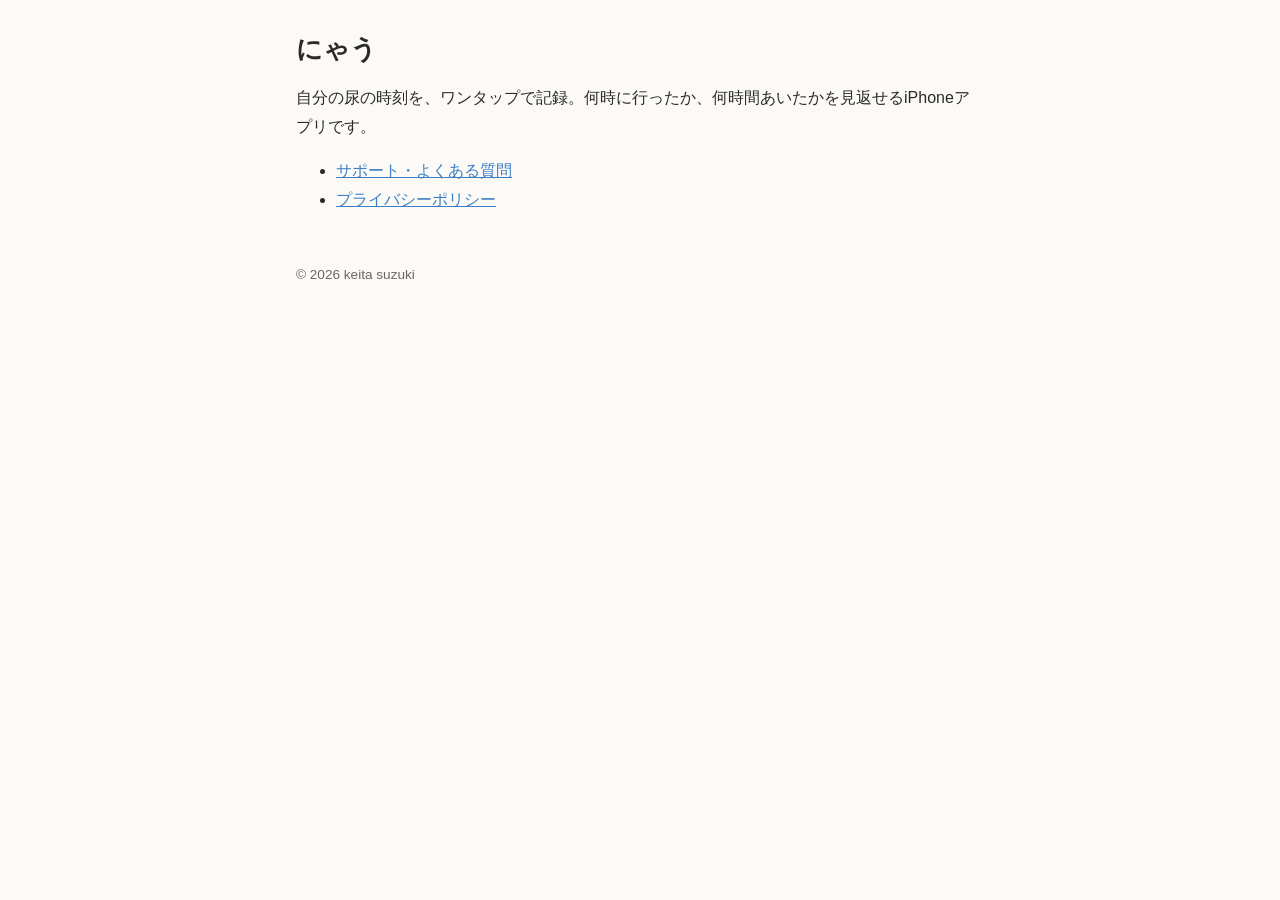
<file: index.html>
<!doctype html>
<html lang="ja">
<head>
<meta charset="utf-8">
<meta name="viewport" content="width=device-width, initial-scale=1">
<title>にゃう</title>
<link rel="stylesheet" href="style.css">
</head>
<body>
<main>
<h1>にゃう</h1>
<p>自分の尿の時刻を、ワンタップで記録。何時に行ったか、何時間あいたかを見返せるiPhoneアプリです。</p>
<ul>
<li><a href="support.html">サポート・よくある質問</a></li>
<li><a href="privacy.html">プライバシーポリシー</a></li>
</ul>
<footer>© 2026 keita suzuki</footer>
</main>
</body>
</html>
</file>
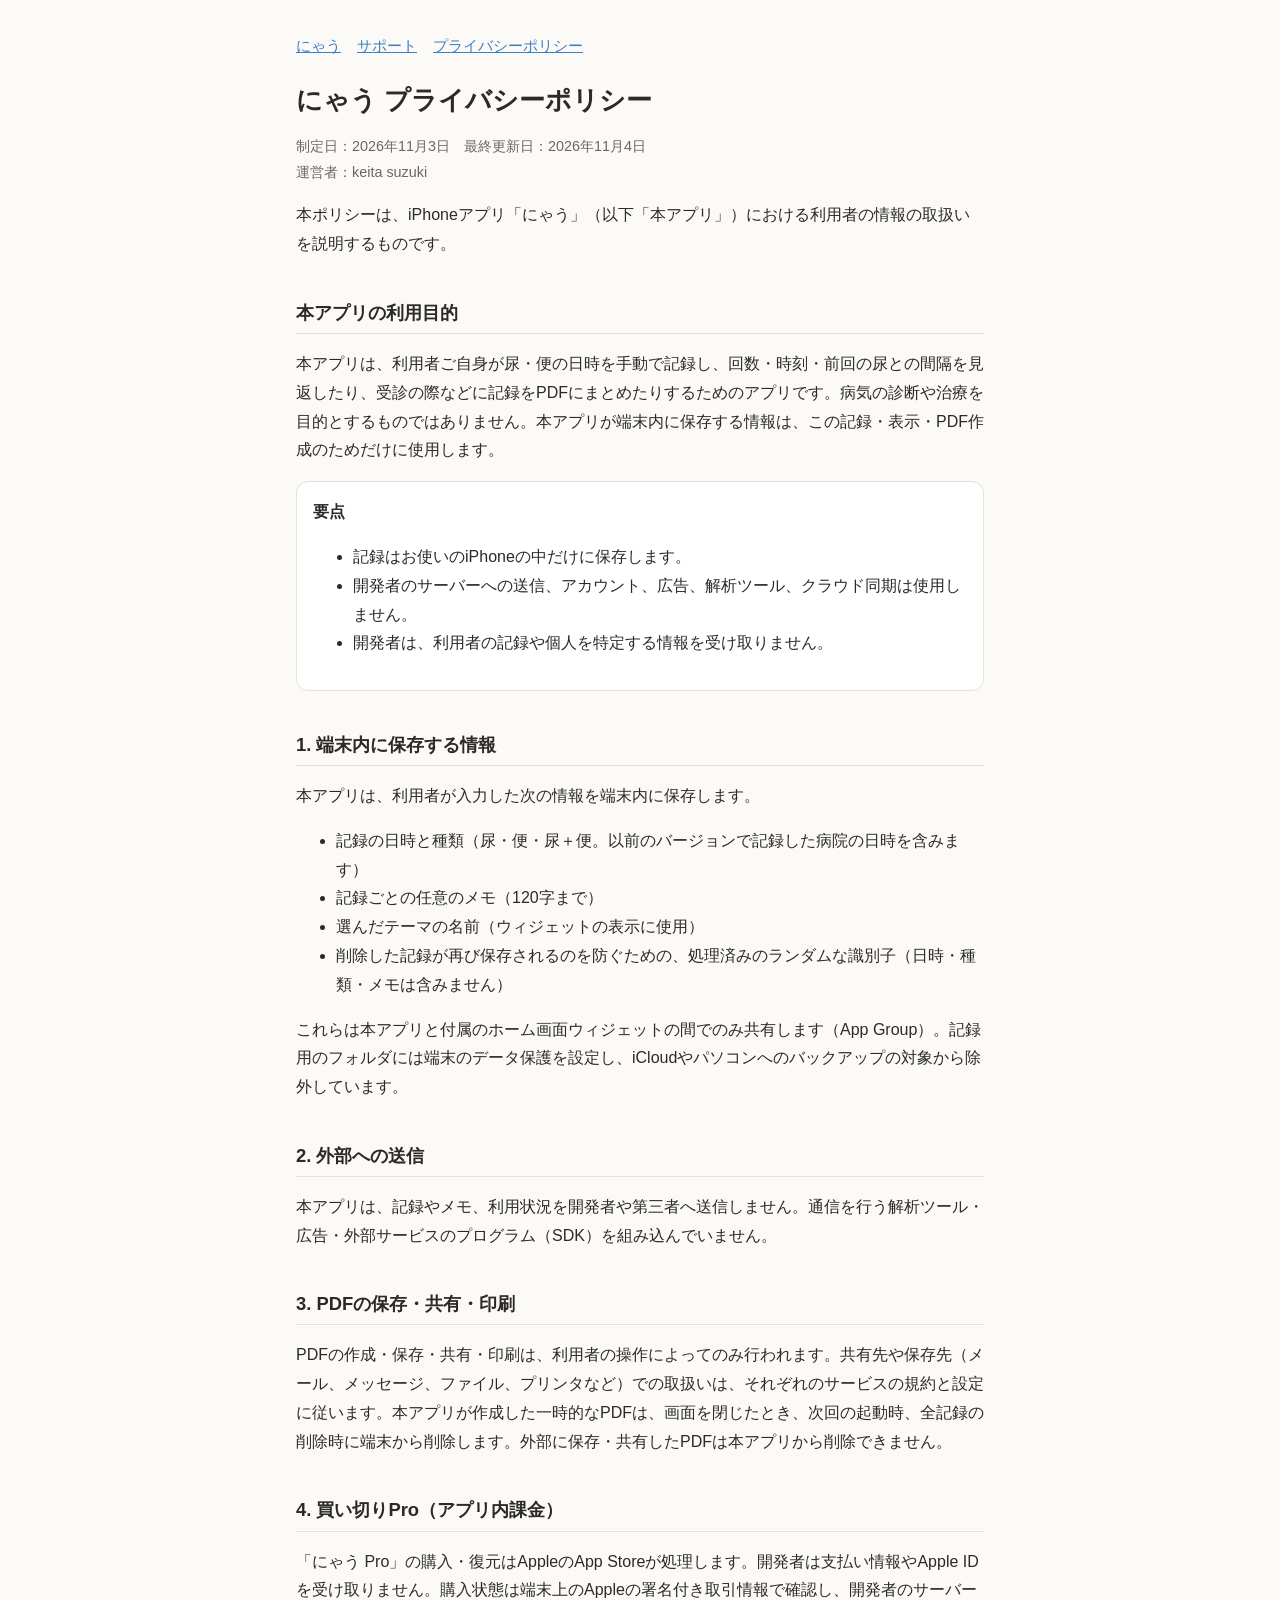
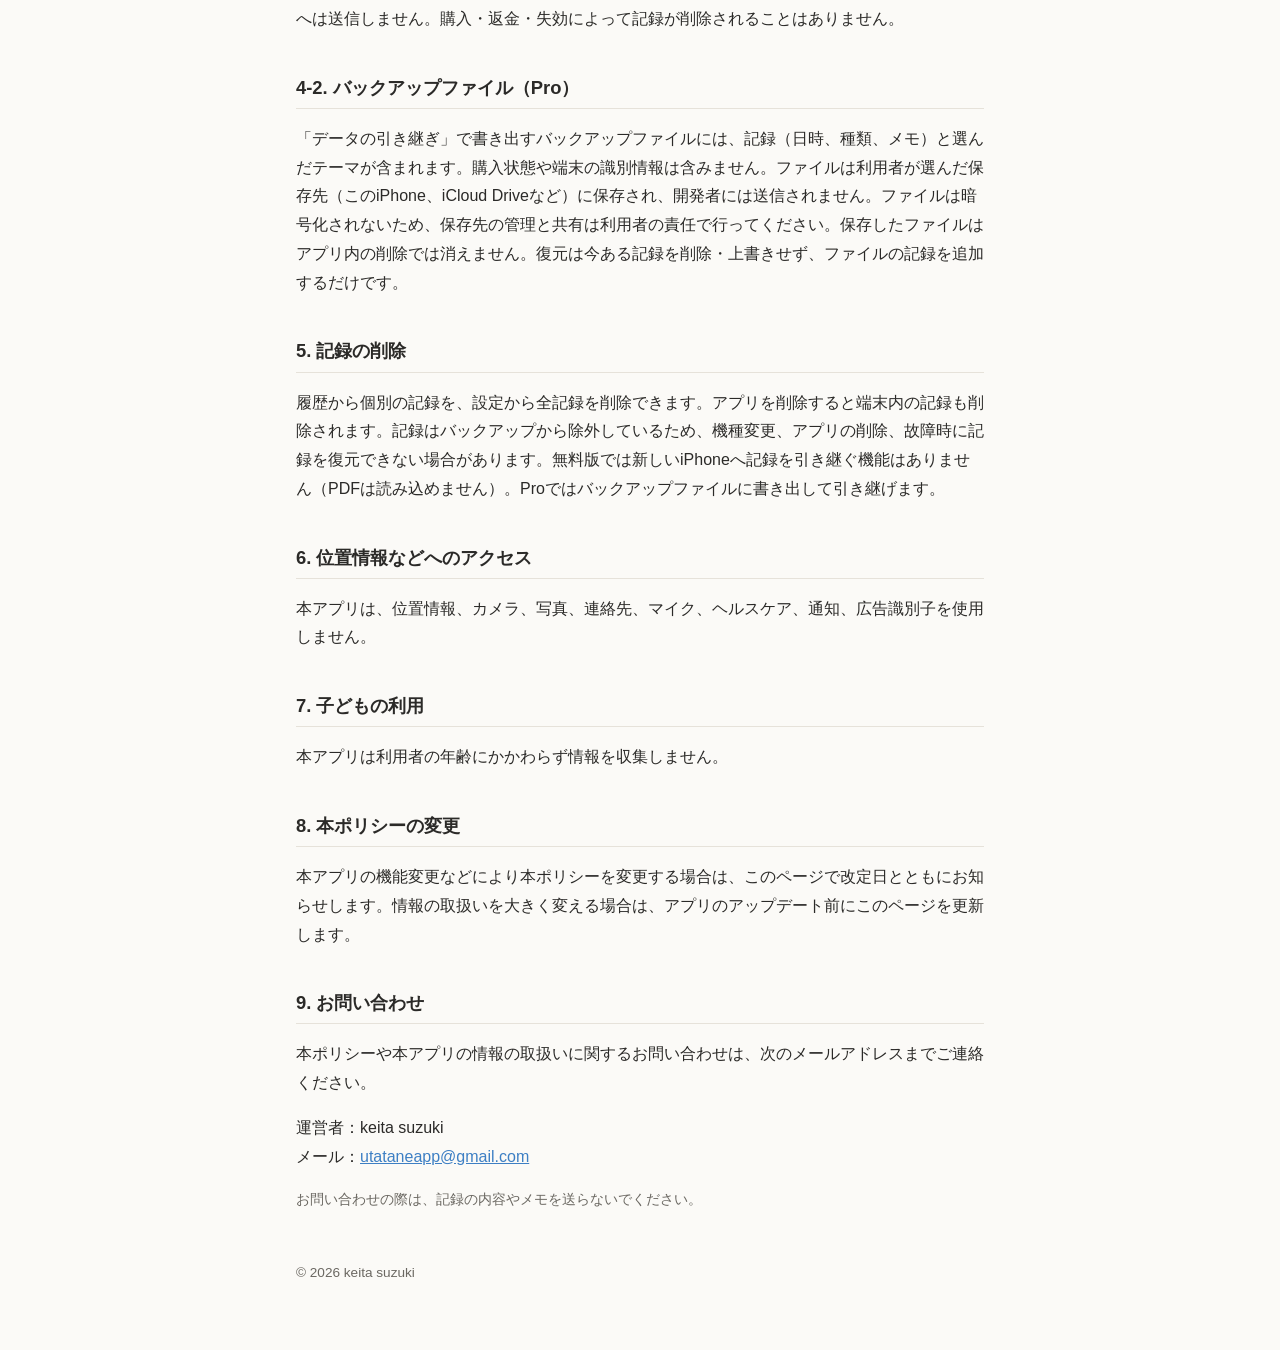
<file: privacy.html>
<!doctype html>
<html lang="ja">
<head>
<meta charset="utf-8">
<meta name="viewport" content="width=device-width, initial-scale=1">
<title>にゃう プライバシーポリシー</title>
<link rel="stylesheet" href="style.css">
</head>
<body>
<main>
<nav><a href="index.html">にゃう</a><a href="support.html">サポート</a><a href="privacy.html">プライバシーポリシー</a></nav>

<h1>にゃう プライバシーポリシー</h1>
<p class="meta">制定日：2026年11月3日　最終更新日：2026年11月4日<br>運営者：keita suzuki</p>

<p>本ポリシーは、iPhoneアプリ「にゃう」（以下「本アプリ」）における利用者の情報の取扱いを説明するものです。</p>

<h2>本アプリの利用目的</h2>
<p>本アプリは、利用者ご自身が尿・便の日時を手動で記録し、回数・時刻・前回の尿との間隔を見返したり、受診の際などに記録をPDFにまとめたりするためのアプリです。病気の診断や治療を目的とするものではありません。本アプリが端末内に保存する情報は、この記録・表示・PDF作成のためだけに使用します。</p>

<div class="card">
<strong>要点</strong>
<ul>
<li>記録はお使いのiPhoneの中だけに保存します。</li>
<li>開発者のサーバーへの送信、アカウント、広告、解析ツール、クラウド同期は使用しません。</li>
<li>開発者は、利用者の記録や個人を特定する情報を受け取りません。</li>
</ul>
</div>

<h2>1. 端末内に保存する情報</h2>
<p>本アプリは、利用者が入力した次の情報を端末内に保存します。</p>
<ul>
<li>記録の日時と種類（尿・便・尿＋便。以前のバージョンで記録した病院の日時を含みます）</li>
<li>記録ごとの任意のメモ（120字まで）</li>
<li>選んだテーマの名前（ウィジェットの表示に使用）</li>
<li>削除した記録が再び保存されるのを防ぐための、処理済みのランダムな識別子（日時・種類・メモは含みません）</li>
</ul>
<p>これらは本アプリと付属のホーム画面ウィジェットの間でのみ共有します（App Group）。記録用のフォルダには端末のデータ保護を設定し、iCloudやパソコンへのバックアップの対象から除外しています。</p>

<h2>2. 外部への送信</h2>
<p>本アプリは、記録やメモ、利用状況を開発者や第三者へ送信しません。通信を行う解析ツール・広告・外部サービスのプログラム（SDK）を組み込んでいません。</p>

<h2>3. PDFの保存・共有・印刷</h2>
<p>PDFの作成・保存・共有・印刷は、利用者の操作によってのみ行われます。共有先や保存先（メール、メッセージ、ファイル、プリンタなど）での取扱いは、それぞれのサービスの規約と設定に従います。本アプリが作成した一時的なPDFは、画面を閉じたとき、次回の起動時、全記録の削除時に端末から削除します。外部に保存・共有したPDFは本アプリから削除できません。</p>

<h2>4. 買い切りPro（アプリ内課金）</h2>
<p>「にゃう Pro」の購入・復元はAppleのApp Storeが処理します。開発者は支払い情報やApple IDを受け取りません。購入状態は端末上のAppleの署名付き取引情報で確認し、開発者のサーバーへは送信しません。購入・返金・失効によって記録が削除されることはありません。</p>

<h2>4-2. バックアップファイル（Pro）</h2>
<p>「データの引き継ぎ」で書き出すバックアップファイルには、記録（日時、種類、メモ）と選んだテーマが含まれます。購入状態や端末の識別情報は含みません。ファイルは利用者が選んだ保存先（このiPhone、iCloud Driveなど）に保存され、開発者には送信されません。ファイルは暗号化されないため、保存先の管理と共有は利用者の責任で行ってください。保存したファイルはアプリ内の削除では消えません。復元は今ある記録を削除・上書きせず、ファイルの記録を追加するだけです。</p>

<h2>5. 記録の削除</h2>
<p>履歴から個別の記録を、設定から全記録を削除できます。アプリを削除すると端末内の記録も削除されます。記録はバックアップから除外しているため、機種変更、アプリの削除、故障時に記録を復元できない場合があります。無料版では新しいiPhoneへ記録を引き継ぐ機能はありません（PDFは読み込めません）。Proではバックアップファイルに書き出して引き継げます。</p>

<h2>6. 位置情報などへのアクセス</h2>
<p>本アプリは、位置情報、カメラ、写真、連絡先、マイク、ヘルスケア、通知、広告識別子を使用しません。</p>

<h2>7. 子どもの利用</h2>
<p>本アプリは利用者の年齢にかかわらず情報を収集しません。</p>

<h2>8. 本ポリシーの変更</h2>
<p>本アプリの機能変更などにより本ポリシーを変更する場合は、このページで改定日とともにお知らせします。情報の取扱いを大きく変える場合は、アプリのアップデート前にこのページを更新します。</p>

<h2>9. お問い合わせ</h2>
<p>本ポリシーや本アプリの情報の取扱いに関するお問い合わせは、次のメールアドレスまでご連絡ください。</p>
<p>運営者：keita suzuki<br>メール：<a href="mailto:utataneapp@gmail.com">utataneapp@gmail.com</a></p>
<p class="meta">お問い合わせの際は、記録の内容やメモを送らないでください。</p>

<footer>© 2026 keita suzuki</footer>
</main>
</body>
</html>
</file>
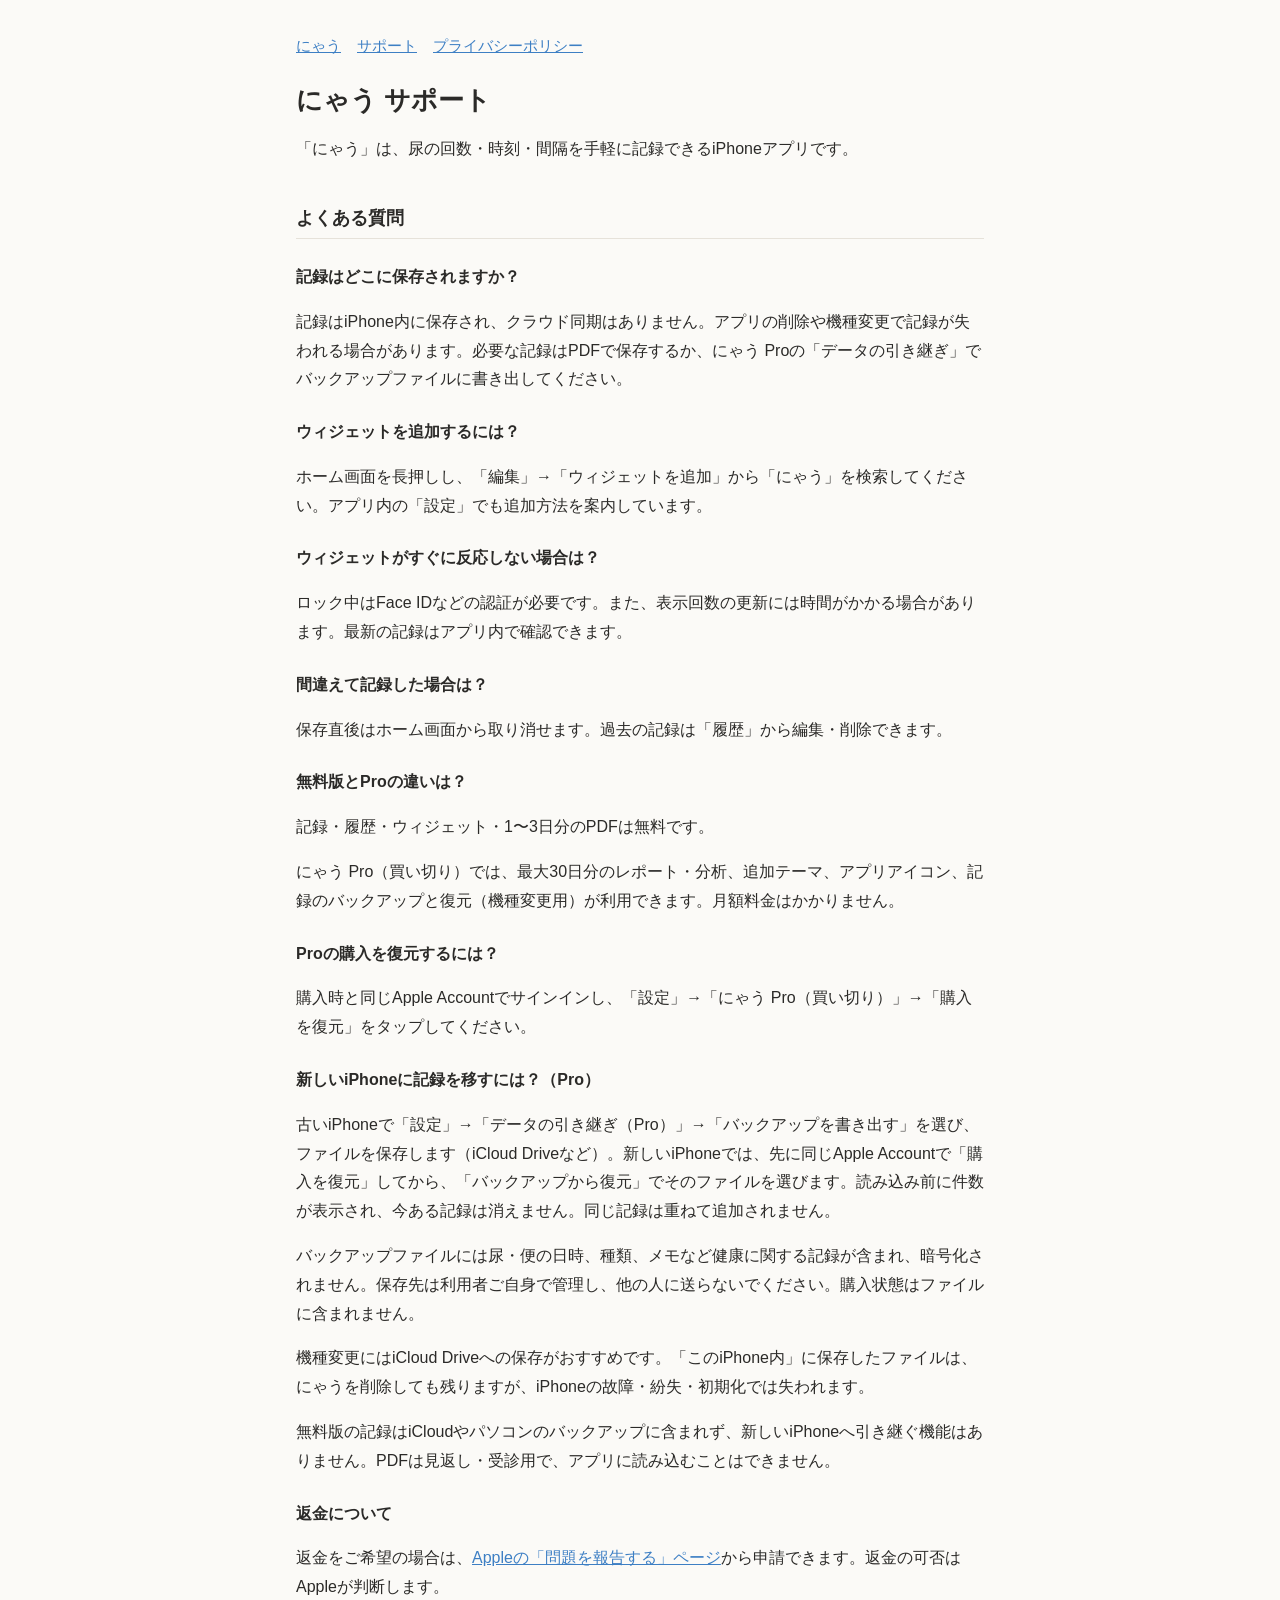
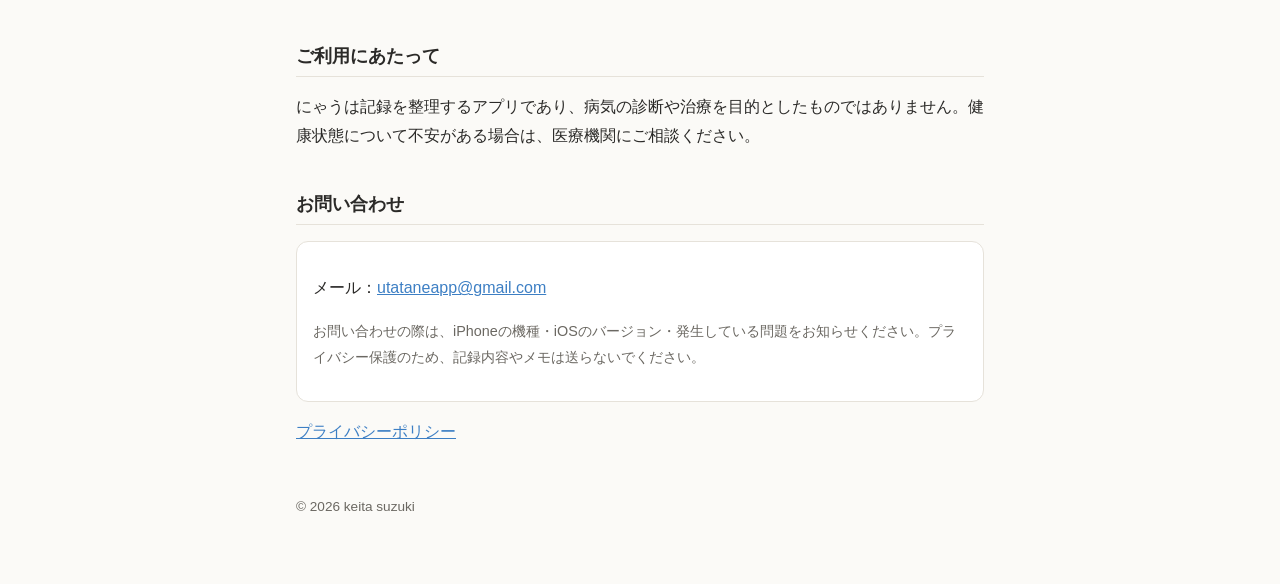
<file: support.html>
<!doctype html>
<html lang="ja">
<head>
<meta charset="utf-8">
<meta name="viewport" content="width=device-width, initial-scale=1">
<title>にゃう サポート</title>
<link rel="stylesheet" href="style.css">
</head>
<body>
<main>
<nav><a href="index.html">にゃう</a><a href="support.html">サポート</a><a href="privacy.html">プライバシーポリシー</a></nav>

<h1>にゃう サポート</h1>
<p>「にゃう」は、尿の回数・時刻・間隔を手軽に記録できるiPhoneアプリです。</p>

<h2>よくある質問</h2>

<h3>記録はどこに保存されますか？</h3>
<p>記録はiPhone内に保存され、クラウド同期はありません。アプリの削除や機種変更で記録が失われる場合があります。必要な記録はPDFで保存するか、にゃう Proの「データの引き継ぎ」でバックアップファイルに書き出してください。</p>

<h3>ウィジェットを追加するには？</h3>
<p>ホーム画面を長押しし、「編集」→「ウィジェットを追加」から「にゃう」を検索してください。アプリ内の「設定」でも追加方法を案内しています。</p>

<h3>ウィジェットがすぐに反応しない場合は？</h3>
<p>ロック中はFace IDなどの認証が必要です。また、表示回数の更新には時間がかかる場合があります。最新の記録はアプリ内で確認できます。</p>

<h3>間違えて記録した場合は？</h3>
<p>保存直後はホーム画面から取り消せます。過去の記録は「履歴」から編集・削除できます。</p>

<h3>無料版とProの違いは？</h3>
<p>記録・履歴・ウィジェット・1〜3日分のPDFは無料です。</p>
<p>にゃう Pro（買い切り）では、最大30日分のレポート・分析、追加テーマ、アプリアイコン、記録のバックアップと復元（機種変更用）が利用できます。月額料金はかかりません。</p>

<h3>Proの購入を復元するには？</h3>
<p>購入時と同じApple Accountでサインインし、「設定」→「にゃう Pro（買い切り）」→「購入を復元」をタップしてください。</p>

<h3>新しいiPhoneに記録を移すには？（Pro）</h3>
<p>古いiPhoneで「設定」→「データの引き継ぎ（Pro）」→「バックアップを書き出す」を選び、ファイルを保存します（iCloud Driveなど）。新しいiPhoneでは、先に同じApple Accountで「購入を復元」してから、「バックアップから復元」でそのファイルを選びます。読み込み前に件数が表示され、今ある記録は消えません。同じ記録は重ねて追加されません。</p>
<p>バックアップファイルには尿・便の日時、種類、メモなど健康に関する記録が含まれ、暗号化されません。保存先は利用者ご自身で管理し、他の人に送らないでください。購入状態はファイルに含まれません。</p>
<p>機種変更にはiCloud Driveへの保存がおすすめです。「このiPhone内」に保存したファイルは、にゃうを削除しても残りますが、iPhoneの故障・紛失・初期化では失われます。</p>
<p>無料版の記録はiCloudやパソコンのバックアップに含まれず、新しいiPhoneへ引き継ぐ機能はありません。PDFは見返し・受診用で、アプリに読み込むことはできません。</p>

<h3>返金について</h3>
<p>返金をご希望の場合は、<a href="https://reportaproblem.apple.com/">Appleの「問題を報告する」ページ</a>から申請できます。返金の可否はAppleが判断します。</p>

<h2>ご利用にあたって</h2>
<p>にゃうは記録を整理するアプリであり、病気の診断や治療を目的としたものではありません。健康状態について不安がある場合は、医療機関にご相談ください。</p>

<h2>お問い合わせ</h2>
<div class="card">
<p>メール：<a href="mailto:utataneapp@gmail.com">utataneapp@gmail.com</a></p>
<p class="meta">お問い合わせの際は、iPhoneの機種・iOSのバージョン・発生している問題をお知らせください。プライバシー保護のため、記録内容やメモは送らないでください。</p>
</div>

<p><a href="privacy.html">プライバシーポリシー</a></p>
<footer>© 2026 keita suzuki</footer>
</main>
</body>
</html>
</file>
<file: style.css>
:root {
  --bg: #fbfaf7;
  --fg: #2b2a28;
  --muted: #6b6862;
  --accent: #3d7fc4;
  --card: #ffffff;
  --line: #e6e2da;
  color-scheme: light dark;
}
@media (prefers-color-scheme: dark) {
  :root {
    --bg: #1c1c1e;
    --fg: #ecebe8;
    --muted: #a3a09a;
    --accent: #7db3ea;
    --card: #2a2a2c;
    --line: #3a3a3c;
  }
}
* { box-sizing: border-box; }
body {
  margin: 0;
  background: var(--bg);
  color: var(--fg);
  font-family: -apple-system, BlinkMacSystemFont, "Hiragino Sans", "Hiragino Kaku Gothic ProN", "Noto Sans JP", sans-serif;
  line-height: 1.8;
  font-size: 16px;
}
main { max-width: 720px; margin: 0 auto; padding: 32px 16px 64px; }
h1 { font-size: 1.6rem; line-height: 1.4; margin: 0 0 8px; }
h2 { font-size: 1.15rem; margin: 2em 0 0.5em; padding-bottom: 4px; border-bottom: 1px solid var(--line); }
h3 { font-size: 1rem; margin: 1.5em 0 0.25em; }
p, li { overflow-wrap: anywhere; }
.meta { color: var(--muted); font-size: 0.9rem; }
.card { background: var(--card); border: 1px solid var(--line); border-radius: 12px; padding: 16px; margin: 16px 0; }
a { color: var(--accent); }
nav { display: flex; gap: 16px; flex-wrap: wrap; margin-bottom: 24px; font-size: 0.95rem; }
footer { margin-top: 48px; color: var(--muted); font-size: 0.85rem; }
.todo { background: #fff3c4; color: #5c4400; padding: 0 4px; border-radius: 4px; }
</file>
